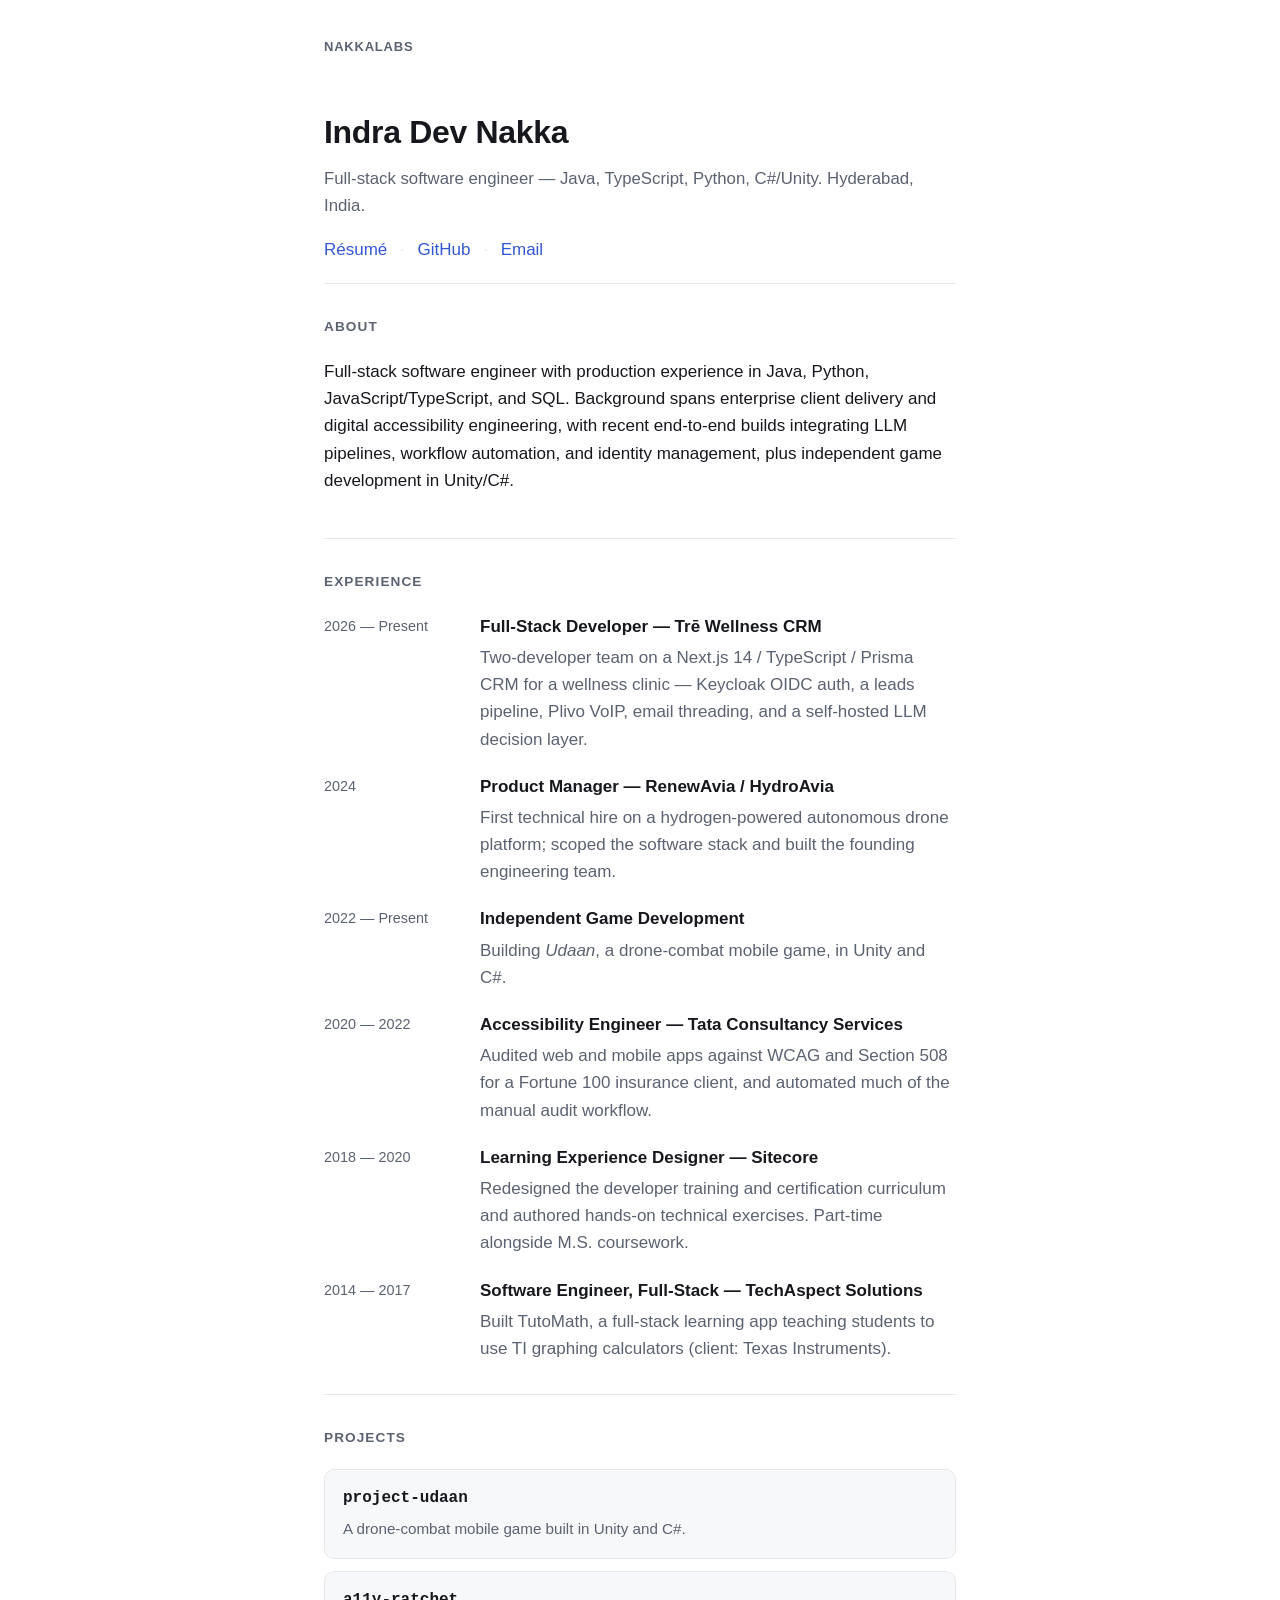
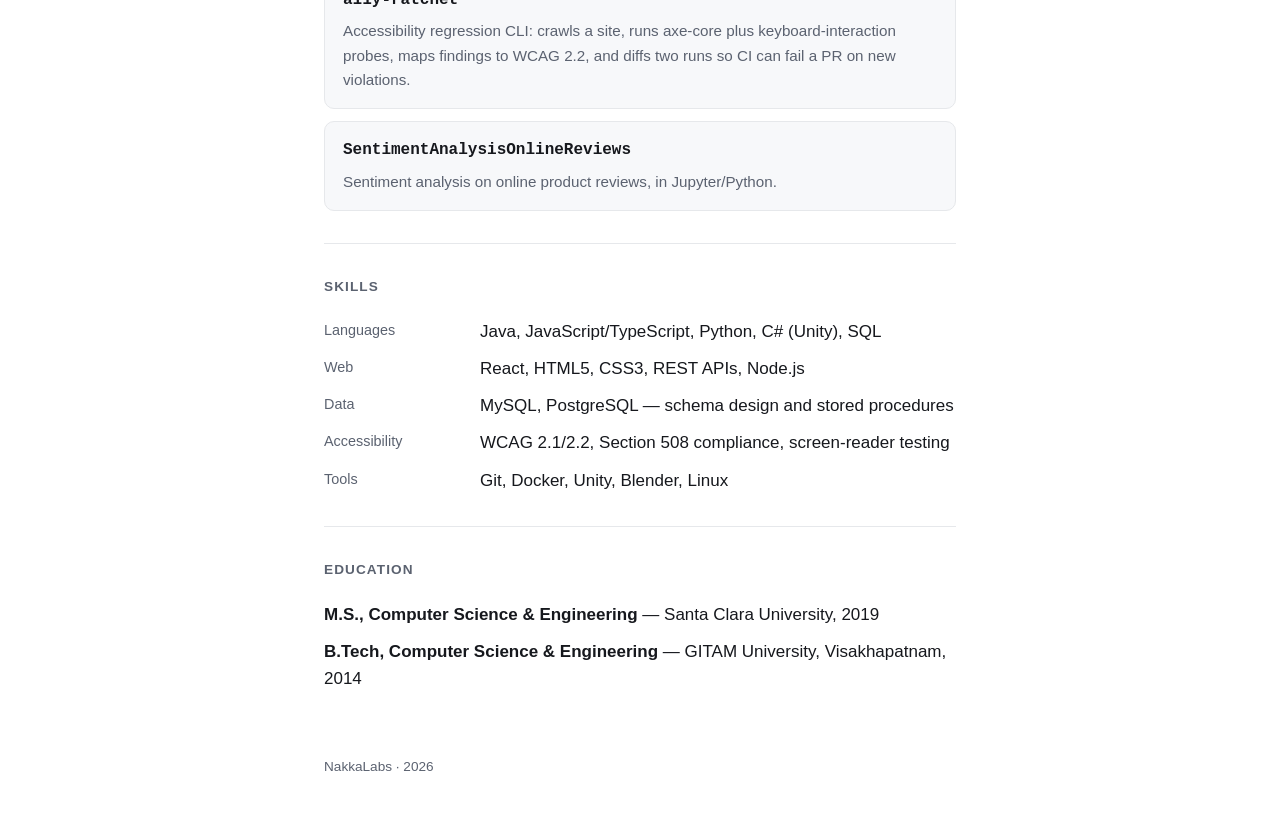
<file: index.html>
<!DOCTYPE html>
<html lang="en">
<head>
<meta charset="UTF-8">
<meta name="viewport" content="width=device-width, initial-scale=1.0">
<title>Indra Dev Nakka</title>
<meta name="description" content="Indra Dev Nakka — Full-stack software engineer. Java, TypeScript, Python, C#/Unity. Hyderabad, India.">
<link rel="canonical" href="https://nakka.dev/">
<link rel="icon" href="data:image/svg+xml,<svg xmlns=%22http://www.w3.org/2000/svg%22 viewBox=%220 0 100 100%22><text y=%22.9em%22 font-size=%2290%22>🧩</text></svg>">

<meta property="og:type" content="website">
<meta property="og:url" content="https://nakka.dev/">
<meta property="og:title" content="Indra Dev Nakka">
<meta property="og:description" content="Full-stack software engineer — Java, TypeScript, Python, C#/Unity. Hyderabad, India.">
<meta property="og:site_name" content="NakkaLabs">
<meta property="og:image" content="https://nakka.dev/og.png">
<meta property="og:image:width" content="1200">
<meta property="og:image:height" content="630">
<meta property="og:image:alt" content="Indra Dev Nakka — full-stack software engineer. nakka.dev">
<meta name="twitter:card" content="summary_large_image">
<meta name="twitter:title" content="Indra Dev Nakka">
<meta name="twitter:description" content="Full-stack software engineer — Java, TypeScript, Python, C#/Unity. Hyderabad, India.">
<meta name="twitter:image" content="https://nakka.dev/og.png">

<link rel="stylesheet" href="style.css">
</head>
<body>

<header class="wrap">
  <span class="brand">NakkaLabs</span>
</header>

<main class="wrap">

  <section class="hero">
    <h1>Indra Dev Nakka</h1>
    <p class="tagline">Full-stack software engineer — Java, TypeScript, Python, C#/Unity. Hyderabad, India.</p>
    <p class="links">
      <a href="/resume">Résumé</a>
      <span aria-hidden="true">·</span>
      <a href="https://github.com/nakka-labs" target="_blank" rel="noopener">GitHub</a>
      <span aria-hidden="true">·</span>
      <a href="mailto:indradevnakka@gmail.com">Email</a>
    </p>
  </section>

  <section>
    <h2>About</h2>
    <p>Full-stack software engineer with production experience in Java, Python, JavaScript/TypeScript, and SQL. Background spans enterprise client delivery and digital accessibility engineering, with recent end-to-end builds integrating LLM pipelines, workflow automation, and identity management, plus independent game development in Unity/C#.</p>
  </section>

  <section>
    <h2>Experience</h2>
    <ul class="timeline">
      <li>
        <div class="when">2026 — Present</div>
        <div class="what">
          <strong>Full-Stack Developer — Trē Wellness CRM</strong>
          <p>Two-developer team on a Next.js 14 / TypeScript / Prisma CRM for a wellness clinic — Keycloak OIDC auth, a leads pipeline, Plivo VoIP, email threading, and a self-hosted LLM decision layer.</p>
        </div>
      </li>
      <li>
        <div class="when">2024</div>
        <div class="what">
          <strong>Product Manager — RenewAvia / HydroAvia</strong>
          <p>First technical hire on a hydrogen-powered autonomous drone platform; scoped the software stack and built the founding engineering team.</p>
        </div>
      </li>
      <li>
        <div class="when">2022 — Present</div>
        <div class="what">
          <strong>Independent Game Development</strong>
          <p>Building <em>Udaan</em>, a drone-combat mobile game, in Unity and C#.</p>
        </div>
      </li>
      <li>
        <div class="when">2020 — 2022</div>
        <div class="what">
          <strong>Accessibility Engineer — Tata Consultancy Services</strong>
          <p>Audited web and mobile apps against WCAG and Section 508 for a Fortune 100 insurance client, and automated much of the manual audit workflow.</p>
        </div>
      </li>
      <li>
        <div class="when">2018 — 2020</div>
        <div class="what">
          <strong>Learning Experience Designer — Sitecore</strong>
          <p>Redesigned the developer training and certification curriculum and authored hands-on technical exercises. Part-time alongside M.S. coursework.</p>
        </div>
      </li>
      <li>
        <div class="when">2014 — 2017</div>
        <div class="what">
          <strong>Software Engineer, Full-Stack — TechAspect Solutions</strong>
          <p>Built TutoMath, a full-stack learning app teaching students to use TI graphing calculators (client: Texas Instruments).</p>
        </div>
      </li>
    </ul>
  </section>

  <section>
    <h2>Projects</h2>
    <div class="cards">
      <a class="card" href="https://github.com/nakka-labs/project-udaan" target="_blank" rel="noopener">
        <h3>project-udaan</h3>
        <p>A drone-combat mobile game built in Unity and C#.</p>
      </a>
      <a class="card" href="https://github.com/nakka-labs/a11y-ratchet" target="_blank" rel="noopener">
        <h3>a11y-ratchet</h3>
        <p>Accessibility regression CLI: crawls a site, runs axe-core plus keyboard-interaction probes, maps findings to WCAG 2.2, and diffs two runs so CI can fail a PR on new violations.</p>
      </a>
      <a class="card" href="https://github.com/nakka-labs/SentimentAnalysisOnlineReviews" target="_blank" rel="noopener">
        <h3>SentimentAnalysisOnlineReviews</h3>
        <p>Sentiment analysis on online product reviews, in Jupyter/Python.</p>
      </a>
    </div>
  </section>

  <section>
    <h2>Skills</h2>
    <dl class="skills">
      <dt>Languages</dt>
      <dd>Java, JavaScript/TypeScript, Python, C# (Unity), SQL</dd>
      <dt>Web</dt>
      <dd>React, HTML5, CSS3, REST APIs, Node.js</dd>
      <dt>Data</dt>
      <dd>MySQL, PostgreSQL — schema design and stored procedures</dd>
      <dt>Accessibility</dt>
      <dd>WCAG 2.1/2.2, Section 508 compliance, screen-reader testing</dd>
      <dt>Tools</dt>
      <dd>Git, Docker, Unity, Blender, Linux</dd>
    </dl>
  </section>

  <section>
    <h2>Education</h2>
    <ul class="plain">
      <li><strong>M.S., Computer Science &amp; Engineering</strong> — Santa Clara University, 2019</li>
      <li><strong>B.Tech, Computer Science &amp; Engineering</strong> — GITAM University, Visakhapatnam, 2014</li>
    </ul>
  </section>

</main>

<footer class="wrap">
  <p>NakkaLabs &middot; <span id="year"></span></p>
</footer>

<script src="/main.js" defer></script>
<script type="module" src="https://static.cloudflareinsights.com/beacon.min.js" data-cf-beacon='{"token": "080c833edf12419f85b0734c7262f7f1"}'></script>

</body>
</html>
</file>
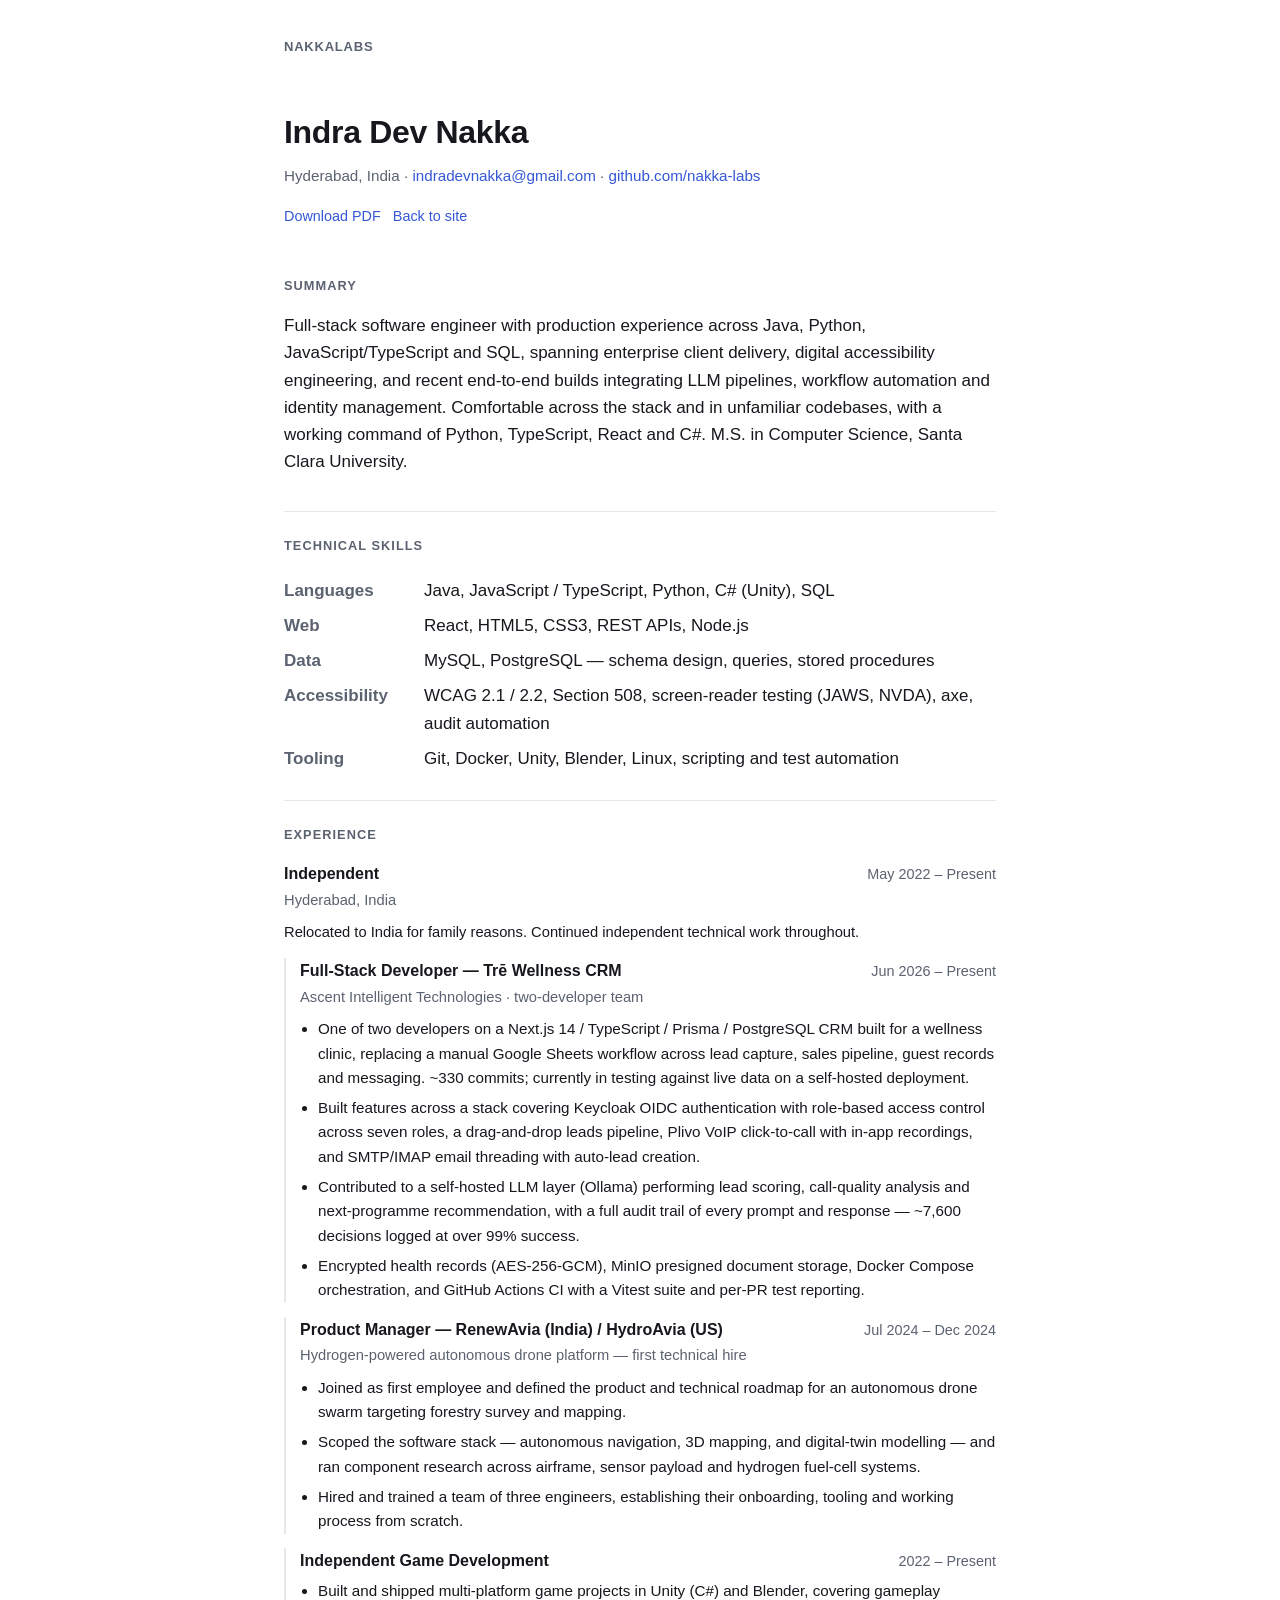
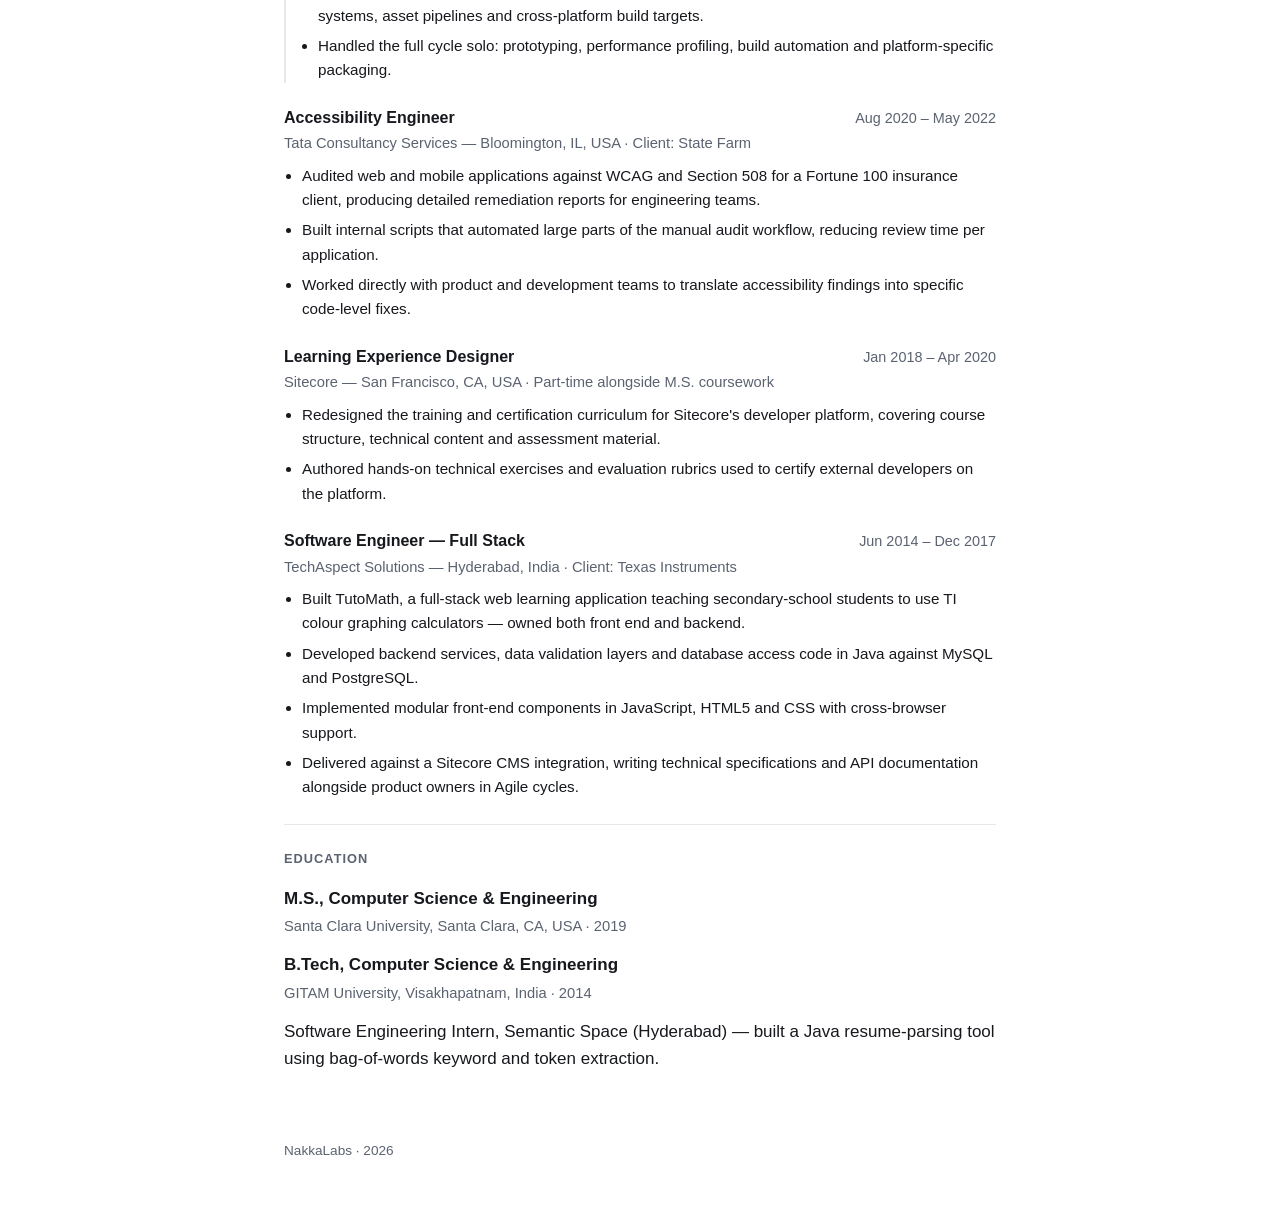
<file: resume.html>
<!DOCTYPE html>
<html lang="en">
<head>
<meta charset="UTF-8">
<meta name="viewport" content="width=device-width, initial-scale=1.0">
<title>Résumé — Indra Dev Nakka</title>
<meta name="description" content="Résumé of Indra Dev Nakka — full-stack software engineer. Java, TypeScript, Python, C#/Unity.">
<link rel="canonical" href="https://nakka.dev/resume">
<link rel="icon" href="data:image/svg+xml,<svg xmlns=%22http://www.w3.org/2000/svg%22 viewBox=%220 0 100 100%22><text y=%22.9em%22 font-size=%2290%22>🧩</text></svg>">

<meta property="og:type" content="profile">
<meta property="og:url" content="https://nakka.dev/resume">
<meta property="og:title" content="Résumé — Indra Dev Nakka">
<meta property="og:description" content="Full-stack software engineer — Java, TypeScript, Python, C#/Unity. Hyderabad, India.">
<meta property="og:site_name" content="NakkaLabs">
<meta property="og:image" content="https://nakka.dev/og.png">
<meta property="og:image:width" content="1200">
<meta property="og:image:height" content="630">
<meta name="twitter:card" content="summary_large_image">
<meta name="twitter:title" content="Résumé — Indra Dev Nakka">
<meta name="twitter:description" content="Full-stack software engineer — Java, TypeScript, Python, C#/Unity. Hyderabad, India.">
<meta name="twitter:image" content="https://nakka.dev/og.png">

<link rel="stylesheet" href="style.css">
<link rel="stylesheet" href="resume.css">
</head>
<body class="resume">

<header class="wrap site-chrome">
  <a class="brand" href="/">NakkaLabs</a>
</header>

<main class="wrap">

  <div class="resume-head">
    <h1>Indra Dev Nakka</h1>
    <p class="contact">
      Hyderabad, India
      <span aria-hidden="true">·</span>
      <a href="mailto:indradevnakka@gmail.com">indradevnakka@gmail.com</a>
      <span aria-hidden="true">·</span>
      <a href="https://github.com/nakka-labs" target="_blank" rel="noopener">github.com/nakka-labs</a>
    </p>
    <p class="toolbar site-chrome">
      <a href="/resume.pdf">Download PDF</a>
      <a href="/">Back to site</a>
    </p>
  </div>

  <section>
    <h2>Summary</h2>
    <p>Full-stack software engineer with production experience across Java, Python, JavaScript/TypeScript and SQL, spanning enterprise client delivery, digital accessibility engineering, and recent end-to-end builds integrating LLM pipelines, workflow automation and identity management. Comfortable across the stack and in unfamiliar codebases, with a working command of Python, TypeScript, React and C#. M.S. in Computer Science, Santa Clara University.</p>
  </section>

  <section>
    <h2>Technical Skills</h2>
    <table class="skills-table">
      <tbody>
        <tr><th>Languages</th><td>Java, JavaScript / TypeScript, Python, C# (Unity), SQL</td></tr>
        <tr><th>Web</th><td>React, HTML5, CSS3, REST APIs, Node.js</td></tr>
        <tr><th>Data</th><td>MySQL, PostgreSQL — schema design, queries, stored procedures</td></tr>
        <tr><th>Accessibility</th><td>WCAG 2.1 / 2.2, Section 508, screen-reader testing (JAWS, NVDA), axe, audit automation</td></tr>
        <tr><th>Tooling</th><td>Git, Docker, Unity, Blender, Linux, scripting and test automation</td></tr>
      </tbody>
    </table>
  </section>

  <section>
    <h2>Experience</h2>

    <div class="job">
      <div class="job-title">
        <strong>Independent</strong>
        <span class="dates">May 2022 – Present</span>
      </div>
      <p class="org">Hyderabad, India</p>
      <p class="note">Relocated to India for family reasons. Continued independent technical work throughout.</p>

      <div class="subjob">
        <div class="job-title">
          <strong>Full-Stack Developer — Trē Wellness CRM</strong>
          <span class="dates">Jun 2026 – Present</span>
        </div>
        <p class="org">Ascent Intelligent Technologies · two-developer team</p>
        <ul>
          <li>One of two developers on a Next.js 14 / TypeScript / Prisma / PostgreSQL CRM built for a wellness clinic, replacing a manual Google Sheets workflow across lead capture, sales pipeline, guest records and messaging. ~330 commits; currently in testing against live data on a self-hosted deployment.</li>
          <li>Built features across a stack covering Keycloak OIDC authentication with role-based access control across seven roles, a drag-and-drop leads pipeline, Plivo VoIP click-to-call with in-app recordings, and SMTP/IMAP email threading with auto-lead creation.</li>
          <li>Contributed to a self-hosted LLM layer (Ollama) performing lead scoring, call-quality analysis and next-programme recommendation, with a full audit trail of every prompt and response — ~7,600 decisions logged at over 99% success.</li>
          <li>Encrypted health records (AES-256-GCM), MinIO presigned document storage, Docker Compose orchestration, and GitHub Actions CI with a Vitest suite and per-PR test reporting.</li>
        </ul>
      </div>

      <div class="subjob">
        <div class="job-title">
          <strong>Product Manager — RenewAvia (India) / HydroAvia (US)</strong>
          <span class="dates">Jul 2024 – Dec 2024</span>
        </div>
        <p class="org">Hydrogen-powered autonomous drone platform — first technical hire</p>
        <ul>
          <li>Joined as first employee and defined the product and technical roadmap for an autonomous drone swarm targeting forestry survey and mapping.</li>
          <li>Scoped the software stack — autonomous navigation, 3D mapping, and digital-twin modelling — and ran component research across airframe, sensor payload and hydrogen fuel-cell systems.</li>
          <li>Hired and trained a team of three engineers, establishing their onboarding, tooling and working process from scratch.</li>
        </ul>
      </div>

      <div class="subjob">
        <div class="job-title">
          <strong>Independent Game Development</strong>
          <span class="dates">2022 – Present</span>
        </div>
        <ul>
          <li>Built and shipped multi-platform game projects in Unity (C#) and Blender, covering gameplay systems, asset pipelines and cross-platform build targets.</li>
          <li>Handled the full cycle solo: prototyping, performance profiling, build automation and platform-specific packaging.</li>
        </ul>
      </div>
    </div>

    <div class="job">
      <div class="job-title">
        <strong>Accessibility Engineer</strong>
        <span class="dates">Aug 2020 – May 2022</span>
      </div>
      <p class="org">Tata Consultancy Services — Bloomington, IL, USA · Client: State Farm</p>
      <ul>
        <li>Audited web and mobile applications against WCAG and Section 508 for a Fortune 100 insurance client, producing detailed remediation reports for engineering teams.</li>
        <li>Built internal scripts that automated large parts of the manual audit workflow, reducing review time per application.</li>
        <li>Worked directly with product and development teams to translate accessibility findings into specific code-level fixes.</li>
      </ul>
    </div>

    <div class="job">
      <div class="job-title">
        <strong>Learning Experience Designer</strong>
        <span class="dates">Jan 2018 – Apr 2020</span>
      </div>
      <p class="org">Sitecore — San Francisco, CA, USA · Part-time alongside M.S. coursework</p>
      <ul>
        <li>Redesigned the training and certification curriculum for Sitecore's developer platform, covering course structure, technical content and assessment material.</li>
        <li>Authored hands-on technical exercises and evaluation rubrics used to certify external developers on the platform.</li>
      </ul>
    </div>

    <div class="job">
      <div class="job-title">
        <strong>Software Engineer — Full Stack</strong>
        <span class="dates">Jun 2014 – Dec 2017</span>
      </div>
      <p class="org">TechAspect Solutions — Hyderabad, India · Client: Texas Instruments</p>
      <ul>
        <li>Built TutoMath, a full-stack web learning application teaching secondary-school students to use TI colour graphing calculators — owned both front end and backend.</li>
        <li>Developed backend services, data validation layers and database access code in Java against MySQL and PostgreSQL.</li>
        <li>Implemented modular front-end components in JavaScript, HTML5 and CSS with cross-browser support.</li>
        <li>Delivered against a Sitecore CMS integration, writing technical specifications and API documentation alongside product owners in Agile cycles.</li>
      </ul>
    </div>
  </section>

  <section>
    <h2>Education</h2>
    <div class="edu-item">
      <strong>M.S., Computer Science &amp; Engineering</strong>
      <span class="org">Santa Clara University, Santa Clara, CA, USA · 2019</span>
    </div>
    <div class="edu-item">
      <strong>B.Tech, Computer Science &amp; Engineering</strong>
      <span class="org">GITAM University, Visakhapatnam, India · 2014</span>
    </div>
    <p class="note">Software Engineering Intern, Semantic Space (Hyderabad) — built a Java resume-parsing tool using bag-of-words keyword and token extraction.</p>
  </section>

</main>

<footer class="wrap site-chrome">
  <p>NakkaLabs &middot; <span id="year"></span></p>
</footer>

<script src="/main.js" defer></script>
<script type="module" src="https://static.cloudflareinsights.com/beacon.min.js" data-cf-beacon='{"token": "080c833edf12419f85b0734c7262f7f1"}'></script>

</body>
</html>
</file>
<file: style.css>
:root {
  --bg: #ffffff;
  --fg: #16181d;
  --muted: #5b6270;
  --border: #e6e8eb;
  --accent: #3457d5;
  --card-bg: #f7f8fa;
}

@media (prefers-color-scheme: dark) {
  :root {
    --bg: #0f1115;
    --fg: #e8eaed;
    --muted: #9aa1ac;
    --border: #262a33;
    --accent: #7c9bff;
    --card-bg: #171a21;
  }
}

* { box-sizing: border-box; }

html, body {
  margin: 0;
  padding: 0;
  background: var(--bg);
  color: var(--fg);
}

body {
  font-family: -apple-system, BlinkMacSystemFont, "Segoe UI", Roboto, Helvetica, Arial, sans-serif;
  line-height: 1.6;
  font-size: 17px;
}

.wrap {
  max-width: 680px;
  margin: 0 auto;
  padding: 0 24px;
}

header.wrap {
  padding-top: 32px;
  padding-bottom: 8px;
}

.brand {
  font-size: 13px;
  letter-spacing: 0.06em;
  text-transform: uppercase;
  color: var(--muted);
  font-weight: 600;
}

.hero {
  padding: 40px 0 8px;
}

.hero h1 {
  margin: 0 0 8px;
  font-size: 2rem;
  letter-spacing: -0.01em;
}

.tagline {
  color: var(--muted);
  margin: 0 0 16px;
  font-size: 1.05rem;
}

.links a {
  color: var(--accent);
  text-decoration: none;
  font-weight: 500;
}

.links a:hover {
  text-decoration: underline;
}

.links span {
  color: var(--border);
  margin: 0 8px;
}

section {
  padding: 32px 0;
  border-top: 1px solid var(--border);
}

section:first-of-type,
.hero {
  border-top: none;
}

h2 {
  font-size: 0.85rem;
  letter-spacing: 0.08em;
  text-transform: uppercase;
  color: var(--muted);
  margin: 0 0 20px;
}

p { margin: 0 0 12px; }

.timeline {
  list-style: none;
  margin: 0;
  padding: 0;
  display: flex;
  flex-direction: column;
  gap: 20px;
}

.timeline li {
  display: grid;
  grid-template-columns: 140px 1fr;
  gap: 16px;
}

.timeline .when {
  color: var(--muted);
  font-size: 0.9rem;
  padding-top: 2px;
}

.timeline .what strong {
  display: block;
  margin-bottom: 4px;
}

.timeline .what p {
  margin: 0;
  color: var(--muted);
}

.cards {
  display: grid;
  grid-template-columns: 1fr;
  gap: 12px;
}

.card {
  display: block;
  padding: 16px 18px;
  border: 1px solid var(--border);
  border-radius: 10px;
  background: var(--card-bg);
  text-decoration: none;
  color: var(--fg);
  transition: border-color 0.15s ease;
}

.card:hover {
  border-color: var(--accent);
}

.card h3 {
  margin: 0 0 6px;
  font-size: 1rem;
  font-family: ui-monospace, SFMono-Regular, Menlo, Consolas, monospace;
}

.card p {
  margin: 0;
  color: var(--muted);
  font-size: 0.95rem;
}

.skills {
  margin: 0;
  display: grid;
  grid-template-columns: 140px 1fr;
  gap: 10px 16px;
}

.skills dt {
  color: var(--muted);
  font-size: 0.9rem;
  padding-top: 1px;
}

.skills dd {
  margin: 0;
}

ul.plain {
  list-style: none;
  margin: 0;
  padding: 0;
  display: flex;
  flex-direction: column;
  gap: 10px;
}

footer.wrap {
  padding: 32px 24px 48px;
  color: var(--muted);
  font-size: 0.85rem;
}

@media (max-width: 480px) {
  .timeline li {
    grid-template-columns: 1fr;
    gap: 4px;
  }
  .skills {
    grid-template-columns: 1fr;
    gap: 2px 0;
  }
  .skills dt {
    margin-top: 10px;
  }
}
</file>
<file: resume.css>
/* Résumé-specific layout. Loaded after style.css, reuses its tokens. */

.resume .wrap { max-width: 760px; }

a.brand { text-decoration: none; }

.resume-head {
  padding: 40px 0 24px;
}

.resume-head h1 {
  margin: 0 0 6px;
  font-size: 2rem;
  letter-spacing: -0.01em;
}

.resume-head .contact {
  color: var(--muted);
  margin: 0;
  font-size: 0.95rem;
}

.resume-head .contact a {
  color: var(--accent);
  text-decoration: none;
}

.resume-head .contact a:hover { text-decoration: underline; }

.resume .toolbar {
  display: flex;
  gap: 12px;
  margin: 16px 0 0;
}

.resume .toolbar a {
  font-size: 0.9rem;
  color: var(--accent);
  text-decoration: none;
  font-weight: 500;
}

.resume .toolbar a:hover { text-decoration: underline; }

.resume section { padding: 24px 0; }

.resume h2 {
  font-size: 0.8rem;
  letter-spacing: 0.08em;
  text-transform: uppercase;
  color: var(--muted);
  margin: 0 0 16px;
}

.skills-table {
  border-collapse: collapse;
  width: 100%;
}

.skills-table th {
  text-align: left;
  vertical-align: top;
  padding: 4px 16px 4px 0;
  white-space: nowrap;
  color: var(--muted);
  font-weight: 600;
  width: 140px;
}

.skills-table td { padding: 4px 0; }

.job { margin-bottom: 22px; }

.job:last-child { margin-bottom: 0; }

.job-title {
  display: flex;
  flex-wrap: wrap;
  justify-content: space-between;
  gap: 4px 16px;
  align-items: baseline;
}

.job-title strong { font-size: 1rem; }

.job-title .dates {
  color: var(--muted);
  font-size: 0.9rem;
  white-space: nowrap;
}

.job .org {
  color: var(--muted);
  font-size: 0.92rem;
  margin: 2px 0 8px;
}

.job .note {
  font-size: 0.92rem;
  margin: 0 0 8px;
}

.job ul {
  margin: 6px 0 0;
  padding-left: 18px;
  display: flex;
  flex-direction: column;
  gap: 6px;
}

.job ul li { font-size: 0.95rem; }

.subjob {
  margin: 14px 0 0;
  padding-left: 14px;
  border-left: 2px solid var(--border);
}

.edu-item { margin-bottom: 12px; }
.edu-item strong { display: block; }
.edu-item .org { color: var(--muted); font-size: 0.92rem; }

@media print {
  :root {
    --bg: #ffffff;
    --fg: #000000;
    --muted: #444444;
    --border: #cccccc;
    --accent: #000000;
  }
  body { font-size: 10.5pt; line-height: 1.45; }
  .resume .wrap { max-width: none; padding: 0; }
  .site-chrome,
  .resume .toolbar { display: none !important; }
  .resume-head { padding-top: 0; }
  .resume section { padding: 10px 0; }
  .resume h2 { break-after: avoid; }
  .job-title { break-after: avoid; }
  .job .org { break-after: avoid; }
  .subjob { break-inside: avoid; }
  .job ul li { break-inside: avoid; }
  a { color: #000 !important; text-decoration: none !important; }
}
</file>
